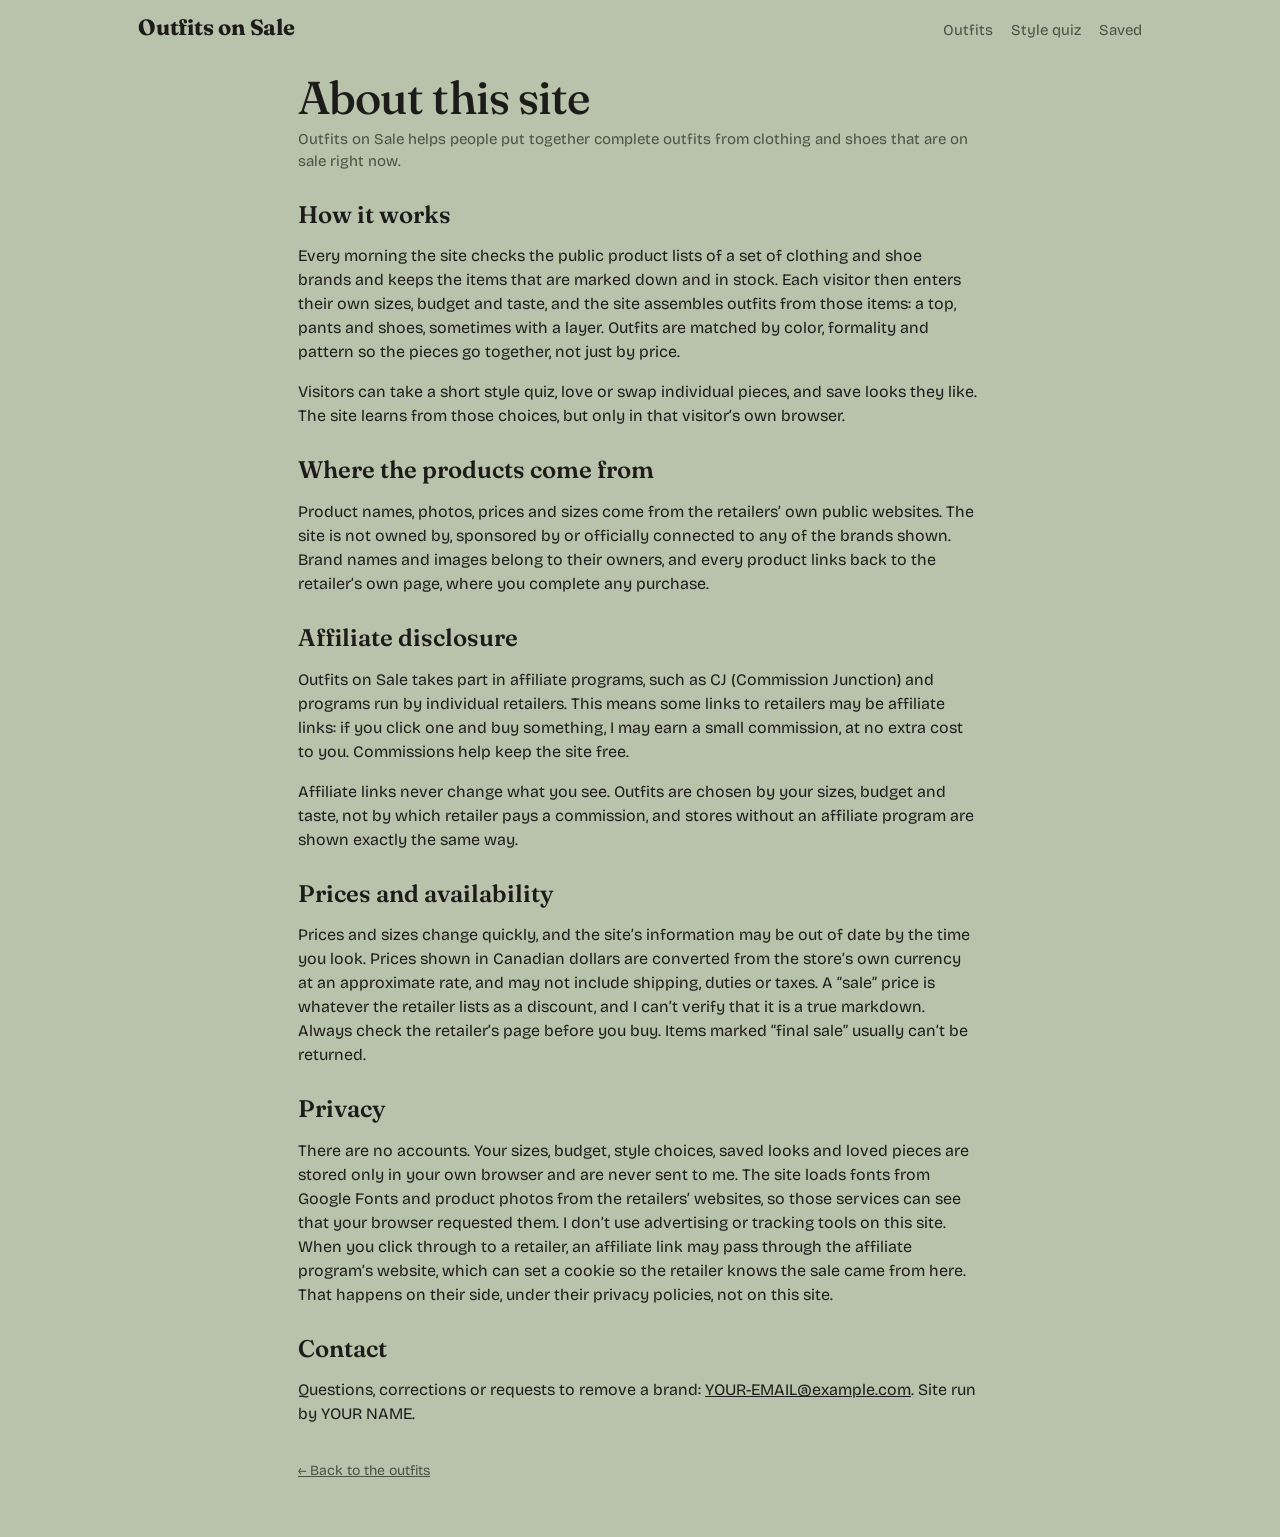
<file: about.html>
<!DOCTYPE html>
<html lang="en"><head>
<meta name='impact-site-verification' value='40dedc20-3281-4b48-90fd-a8295e4541ee'><meta charset="utf-8">
<link rel="icon" href="favicon.ico" sizes="any"><link rel="apple-touch-icon" href="apple-touch-icon.png"><meta name="theme-color" content="#b9c2ab">
<meta property="og:type" content="website"><meta property="og:site_name" content="Outfits on Sale"><link rel="canonical" href="https://outfitsonsale.ca/about.html"><meta property="og:url" content="https://outfitsonsale.ca/about.html">
<meta property="og:title" content="About and disclosure · Outfits on Sale"><meta property="og:description" content="How Outfits on Sale works, where its products come from, and how it handles affiliate links and privacy.">
<meta property="og:image" content="https://outfitsonsale.ca/og.png"><meta property="og:image:width" content="1200"><meta property="og:image:height" content="630"><meta property="og:image:alt" content="Outfits on Sale: a sweater, trousers and shoes put together as one outfit">
<meta name="twitter:card" content="summary_large_image">

<meta name="viewport" content="width=device-width, initial-scale=1, viewport-fit=cover">
<title>About and disclosure · Outfits on Sale</title>
<meta name="description" content="How Outfits on Sale works, where its products come from, and how it handles affiliate links and privacy.">
<link rel="stylesheet" href="https://fonts.googleapis.com/css2?family=Bricolage+Grotesque:wght@400;600&family=Fraunces:ital,wght@0,500;0,700;1,500&display=swap">
<link rel="stylesheet" href="style.css">
</head><body>
<header class="top"><a class="brand" href="outfits.html">Outfits on Sale</a><nav><a href="outfits.html">Outfits</a><a href="quiz.html">Style quiz</a><a href="saved.html">Saved</a></nav></header>
<main style="max-width:720px">
<h1>About this site</h1>
<p class="sub">Outfits on Sale helps people put together complete outfits from clothing and shoes that are on sale right now.</p>

<h2 style="margin-top:28px">How it works</h2>
<p>Every morning the site checks the public product lists of a set of clothing and shoe brands and keeps the items that are marked down and in stock. Each visitor then enters their own sizes, budget and taste, and the site assembles outfits from those items: a top, pants and shoes, sometimes with a layer. Outfits are matched by color, formality and pattern so the pieces go together, not just by price.</p>
<p>Visitors can take a short style quiz, love or swap individual pieces, and save looks they like. The site learns from those choices, but only in that visitor’s own browser.</p>

<h2 style="margin-top:28px">Where the products come from</h2>
<p>Product names, photos, prices and sizes come from the retailers’ own public websites. The site is not owned by, sponsored by or officially connected to any of the brands shown. Brand names and images belong to their owners, and every product links back to the retailer’s own page, where you complete any purchase.</p>

<h2 style="margin-top:28px">Affiliate disclosure</h2>
<p>Outfits on Sale takes part in affiliate programs, such as CJ (Commission Junction) and programs run by individual retailers. This means some links to retailers may be affiliate links: if you click one and buy something, I may earn a small commission, at no extra cost to you. Commissions help keep the site free.</p>
<p>Affiliate links never change what you see. Outfits are chosen by your sizes, budget and taste, not by which retailer pays a commission, and stores without an affiliate program are shown exactly the same way.</p>

<h2 style="margin-top:28px">Prices and availability</h2>
<p>Prices and sizes change quickly, and the site’s information may be out of date by the time you look. Prices shown in Canadian dollars are converted from the store’s own currency at an approximate rate, and may not include shipping, duties or taxes. A “sale” price is whatever the retailer lists as a discount, and I can’t verify that it is a true markdown. Always check the retailer’s page before you buy. Items marked “final sale” usually can’t be returned.</p>

<h2 style="margin-top:28px">Privacy</h2>
<p>There are no accounts. Your sizes, budget, style choices, saved looks and loved pieces are stored only in your own browser and are never sent to me. The site loads fonts from Google Fonts and product photos from the retailers’ websites, so those services can see that your browser requested them. I don’t use advertising or tracking tools on this site. When you click through to a retailer, an affiliate link may pass through the affiliate program’s website, which can set a cookie so the retailer knows the sale came from here. That happens on their side, under their privacy policies, not on this site.</p>

<h2 style="margin-top:28px">Contact</h2>
<p>Questions, corrections or requests to remove a brand: <a href="mailto:YOUR-EMAIL@example.com">YOUR-EMAIL@example.com</a>. Site run by YOUR NAME.</p>
<p class="foot"><a href="outfits.html">← Back to the outfits</a></p>
</main></body></html>
</file>
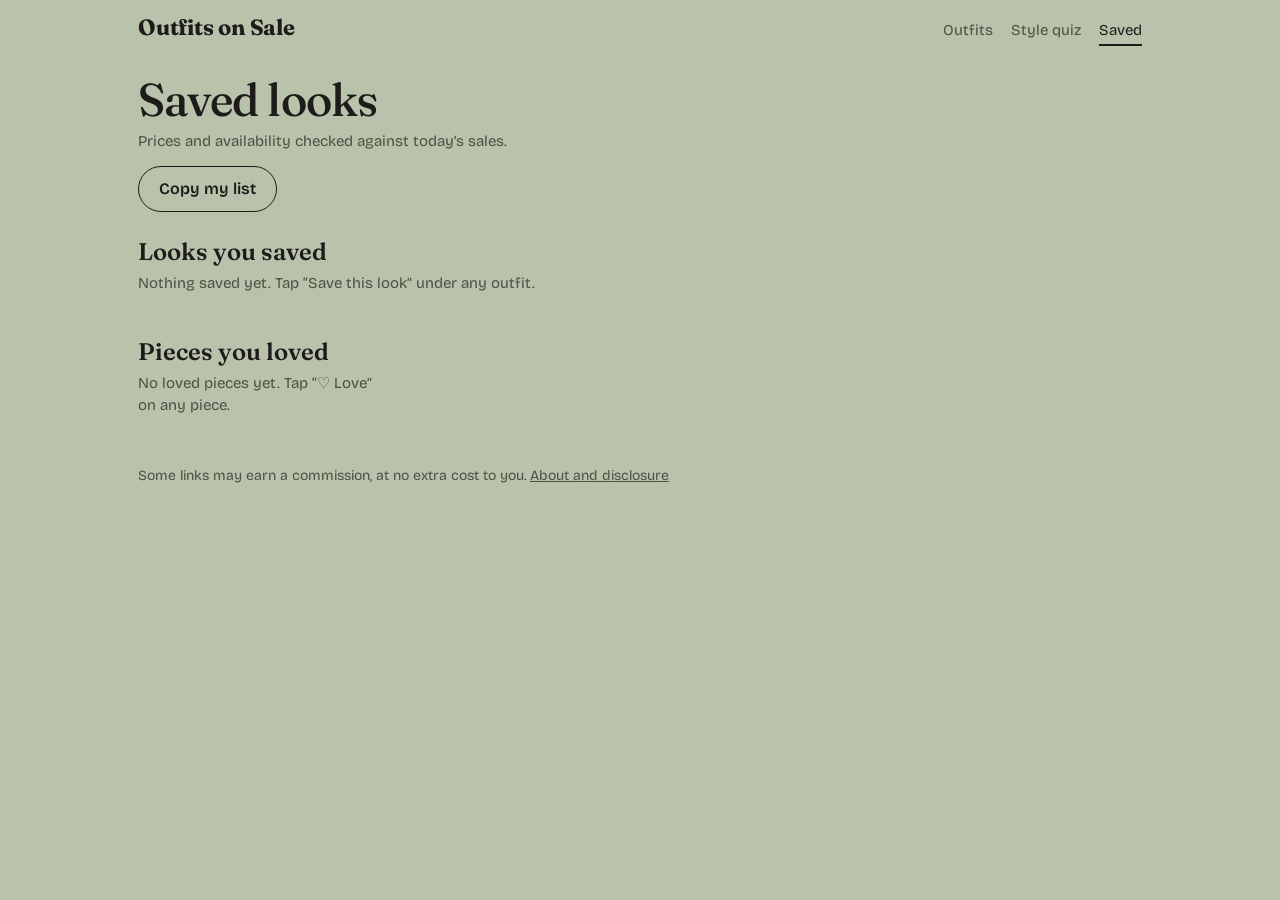
<file: saved.html>
<!DOCTYPE html>
<html lang="en"><head>
<meta name='impact-site-verification' value='40dedc20-3281-4b48-90fd-a8295e4541ee'><meta charset="utf-8"><meta name="robots" content="noindex">
<meta name="description" content="Complete men’s outfits from today’s sales, matched to your sizes, budget and style. About 100 stores, updated every morning. Free, no account.">
<link rel="icon" href="favicon.ico" sizes="any"><link rel="apple-touch-icon" href="apple-touch-icon.png"><meta name="theme-color" content="#b9c2ab">
<meta property="og:type" content="website"><meta property="og:site_name" content="Outfits on Sale"><meta property="og:url" content="https://outfitsonsale.ca/saved.html">
<meta property="og:title" content="Saved looks · Outfits on Sale"><meta property="og:description" content="Complete men’s outfits from today’s sales, matched to your sizes, budget and style. About 100 stores, updated every morning. Free, no account.">
<meta property="og:image" content="https://outfitsonsale.ca/og.png"><meta property="og:image:width" content="1200"><meta property="og:image:height" content="630"><meta property="og:image:alt" content="Outfits on Sale: a sweater, trousers and shoes put together as one outfit">
<meta name="twitter:card" content="summary_large_image">

<meta name="viewport" content="width=device-width, initial-scale=1, viewport-fit=cover">
<title>Saved looks · Outfits on Sale</title>
<link rel="stylesheet" href="https://fonts.googleapis.com/css2?family=Bricolage+Grotesque:wght@400;600&family=Fraunces:ital,wght@0,500;0,700;1,500&display=swap">
<link rel="stylesheet" href="style.css">
</head><body>
<header class="top"><a class="brand" href="outfits.html">Outfits on Sale</a><nav><a href="outfits.html">Outfits</a><a href="quiz.html">Style quiz</a><a href="saved.html" class="on">Saved</a></nav></header>
<main>
<h1>Saved looks</h1>
<p class="sub" id="meta">Everything you saved on this device.</p>
<div class="act"><button class="o" id="copy">Copy my list</button></div>
<h2 style="margin-top:26px">Looks you saved</h2>
<section id="looks"></section>
<h2 style="margin-top:30px">Pieces you loved</h2>
<section id="loved" class="pieces"></section>
<p class="foot">Some links may earn a commission, at no extra cost to you. <a href="about.html">About and disclosure</a></p>
</main>
<script>
const $=id=>document.getElementById(id);
const money=n=>'CAD '+Number(n).toFixed(2);
const esc=s=>String(s).replace(/[&<>"]/g,c=>({'&':'&amp;','<':'&lt;','>':'&gt;','"':'&quot;'}[c]));
const nice=s=>s===s.toUpperCase()?s.toLowerCase().replace(/(^|[\s\/-])\w/g,c=>c.toUpperCase()):s;
const LABEL={top:'Top',bottom:'Bottom',shoes:'Shoes',outerwear:'Layer'};
const get=(k,d)=>{try{return JSON.parse(localStorage.getItem(k)||d)}catch(e){return JSON.parse(d)}};
let CAT={};
const SLOT={2:{top:[2,2,47,96,0],bottom:[51,2,47,96,0]},
3:{top:[2,2,47,60,0],shoes:[2,64,47,34,0],outerwear:[2,64,47,34,0],bottom:[51,2,47,96,0]},
4:{outerwear:[2,2,47,31,0],top:[2,35,47,36,0],shoes:[2,73,47,25,0],bottom:[51,2,47,96,0]}};
function flat(parts){const S=SLOT[parts.length]||SLOT[3];
  return '<div class="board">'+parts.map(x=>{const s=S[x.kind]||[0,0,50,50,0];
    if(x.owned)return '<div class="slot own" style="left:'+s[0]+'%;top:'+s[1]+'%;width:'+s[2]+'%;height:'+s[3]+'%"><img src="'+esc(x.image)+'" alt="Your '+esc(x.title.toLowerCase())+'"><i class="yours">Yours</i></div>';
    return '<a class="slot" style="left:'+s[0]+'%;top:'+s[1]+'%;width:'+s[2]+'%;height:'+s[3]+'%;transform:rotate('+s[4]+'deg)" href="'+esc(x.url)+'" target="_blank" rel="noopener" title="'+esc(nice(x.title))+'"><img src="'+esc(img(x))+'" alt="'+esc(nice(x.title))+'" loading="lazy"></a>'}).join('')+'</div>'}

const IMG=u=>/cdn\.shopify\.com|\/cdn\/shop\//.test(u||'')&&!/[?&]width=/.test(u)?u+(u.includes('?')?'&':'?')+'width=600':u;  // phone-sized Shopify photos
const cur=x=>CAT[x.url];const img=x=>IMG(cur(x)?cur(x).image:x.image);
function look(s,n){const parts=s.parts;let tot=0,gone=0;
  const rows=parts.map(x=>{if(x.owned)return '<li class="mine"><div><span>'+LABEL[x.kind]+' · Yours</span>'+esc(x.title)+'<em>From your wardrobe</em></div><b></b></li>';const c=cur(x);if(c)tot+=c.price_cad;else gone++;
    return '<li><div><span>'+LABEL[x.kind]+' · '+esc(x.store)+'</span><a href="'+esc(x.url)+'" target="_blank" rel="noopener">'+esc(nice(x.title))+'</a><em class="'+(c?'':'gone')+'">'+(c?'On sale now':'No longer in the sale list')+'</em></div><b>'+money(c?c.price_cad:x.price_cad)+'</b></li>'}).join('');
  return '<article class="outfit">'+flat(parts)+'<ul>'+rows+'</ul><p class="tot">'+money(tot)+(gone?' <span class="gone">· '+gone+' piece'+(gone>1?'s':'')+' gone</span>':'')+'</p><div class="pc"><button type="button" class="pb rm" data-n="'+n+'">Remove</button></div></article>'}
function piece(x){const c=cur(x)||x,on=!!cur(x);
  return '<div class="pcard"><a href="'+esc(x.url)+'" target="_blank" rel="noopener"><img src="'+esc(IMG(c.image))+'" alt=""></a><p><a href="'+esc(x.url)+'" target="_blank" rel="noopener">'+esc(nice(x.title))+'</a></p><p class="sub">'+esc(x.store)+' · '+money(c.price_cad)+(on?'':' · <span class="gone">gone</span>')+'</p><button type="button" class="pb rp" data-u="'+esc(x.url)+'">Remove</button></div>'}
function draw(){const L=get('saved','[]'),P=get('pieces','{}'),lk=(get('profile','{}').liked||[]);
  $('looks').innerHTML=L.length?L.map(look).join(''):'<p class="sub">Nothing saved yet. Tap “Save this look” under any outfit.</p>';
  $('looks').className=L.length?'grid2':'';
  const items=lk.map(u=>P[u]||(CAT[u]&&{kind:CAT[u].kind,store:CAT[u].store,title:CAT[u].title,url:u,image:CAT[u].image,price_cad:CAT[u].price_cad})).filter(Boolean);
  $('loved').innerHTML=items.length?items.map(piece).join(''):'<p class="sub">No loved pieces yet. Tap “♡ Love” on any piece.</p>'}
$('looks').onclick=e=>{const b=e.target.closest('.rm');if(!b)return;const L=get('saved','[]');L.splice(+b.dataset.n,1);localStorage.setItem('saved',JSON.stringify(L));draw()};
$('loved').onclick=e=>{const b=e.target.closest('.rp');if(!b)return;const p=get('profile','{}'),P=get('pieces','{}');p.liked=(p.liked||[]).filter(u=>u!==b.dataset.u);delete P[b.dataset.u];
  localStorage.setItem('profile',JSON.stringify(p));localStorage.setItem('pieces',JSON.stringify(P));draw()};
$('copy').onclick=()=>{const L=get('saved','[]');const t=L.map((s,i)=>'Look '+(i+1)+'\n'+s.parts.map(x=>x.owned?'- '+x.title+' (yours)':'- '+nice(x.title)+' ('+x.store+', '+money((cur(x)||x).price_cad)+') '+x.url).join('\n')).join('\n\n');
  try{navigator.clipboard.writeText(t);$('copy').textContent='Copied'}catch(e){prompt('Copy your list',t)}};
draw();
fetch('data/catalog.json?'+Date.now()).then(r=>r.json()).then(c=>{c.items.forEach(i=>CAT[i.url]=i);$('meta').textContent='Prices and availability checked against today’s sales.';draw()}).catch(()=>{});
</script></body></html>
</file>
<file: style.css>
:root{--bg:#b9c2ab;--card:#fffdf9;--ink:#1d1c1a;--mut:#4b5144;--line:#cdd3c0;--accent:#4f5d2f;--yes:#3f6b4a;--no:#9a3b2e;--board:#f3efe6;box-sizing:border-box;padding-top:env(safe-area-inset-top,0px);padding-bottom:env(safe-area-inset-bottom,0px)}
@media (prefers-color-scheme:dark){:root:not([data-theme="light"]){--bg:#151412;--card:#201e1b;--ink:#f1ede4;--mut:#a59f92;--line:#34302a;--accent:#b9c88a;--yes:#8fcf9b;--no:#ee9a8a}}
:root[data-theme="dark"]{--bg:#151412;--card:#201e1b;--ink:#f1ede4;--mut:#a59f92;--line:#34302a;--accent:#b9c88a;--yes:#8fcf9b;--no:#ee9a8a}
*,*::before,*::after{box-sizing:inherit}
body{margin:0;background:var(--bg);color:var(--ink);font:400 16px/1.5 "Bricolage Grotesque",system-ui,-apple-system,"Segoe UI",sans-serif}
main{max-width:1040px;margin:0 auto;padding:8px 18px 56px}
a{color:var(--ink)}
.top{max-width:1040px;margin:0 auto;padding:16px 18px 0;display:flex;justify-content:space-between;align-items:baseline;gap:12px;flex-wrap:wrap}
.brand{font:700 22px/1 Fraunces,Georgia,serif;text-decoration:none;letter-spacing:-.01em}
.top nav{display:flex;gap:18px;font-size:15px}.top nav a{color:var(--mut);text-decoration:none;padding-bottom:2px}.top nav a.on{color:var(--ink);border-bottom:2px solid var(--ink)}
h1{font:500 clamp(30px,6vw,46px)/1.05 Fraunces,Georgia,serif;letter-spacing:-.02em;margin:22px 0 6px}
h2{font:600 24px/1.15 Fraunces,Georgia,serif;margin:6px 0}
.sub{color:var(--mut);margin:0 0 14px;font-size:15px}
button,.btn{font:inherit;cursor:pointer;border-radius:999px;padding:10px 20px;font-weight:600;border:1px solid var(--ink);background:var(--ink);color:var(--bg);text-decoration:none;display:inline-block}
button.o,.btn.o{background:transparent;color:var(--ink)}
button:focus-visible,input:focus-visible,summary:focus-visible,a:focus-visible{outline:3px solid var(--accent);outline-offset:2px}
.act{display:flex;gap:10px;flex-wrap:wrap;margin-top:14px}
details{background:var(--card);border:1px solid var(--line);border-radius:18px;padding:14px 16px;margin:14px 0 18px}
summary{cursor:pointer;font-weight:600}
.grid{display:grid;grid-template-columns:repeat(auto-fit,minmax(150px,1fr));gap:12px;margin:14px 0}
label{display:flex;flex-direction:column;font-size:13px;color:var(--mut);gap:5px}.wide{grid-column:1/-1}
input{font:inherit;color:var(--ink);background:var(--bg);border:1px solid var(--line);border-radius:12px;padding:10px 12px}
details.adv{border:0;padding:0;margin:4px 0;background:transparent}
.chips{display:flex;flex-wrap:wrap;gap:6px}
.chip{font:inherit;font-size:13px;border-radius:999px;padding:4px 12px;border:1px solid var(--line);background:transparent;color:var(--mut);cursor:pointer;font-weight:400}.chip.on{border-color:var(--ink);color:var(--ink);font-weight:600}
#feed{display:grid;grid-template-columns:1fr;gap:26px}
.grid2{display:grid;grid-template-columns:repeat(2,minmax(0,1fr));gap:26px;align-items:start}
@media (max-width:680px){.grid2{grid-template-columns:1fr}.pieces{grid-template-columns:repeat(2,minmax(0,1fr))!important}}
/* one outfit per row: big flat-lay on the left, the pieces and buttons on the right */
@media (min-width:760px){
 .outfit{display:grid;grid-template-columns:minmax(0,640px) minmax(260px,1fr);grid-template-rows:repeat(5,auto) 1fr;column-gap:26px;align-items:start}
 .outfit>.board{grid-row:1/span 6}
 .outfit>:not(.board){grid-column:2}
 .outfit>ul{margin-top:0}
 .outfit li{font-size:15px}
}
#looks{display:grid;gap:26px}
.outfit{background:var(--card);border:1px solid var(--line);border-radius:22px;padding:16px;box-shadow:0 1px 2px rgba(60,45,20,.06),0 10px 28px rgba(60,45,20,.10)}
.vibe{font:italic 500 19px/1.2 Fraunces,Georgia,serif;margin:2px 4px 10px;text-transform:capitalize}
.board{position:relative;aspect-ratio:4/5;background:var(--board);border-radius:14px;overflow:hidden}
.slot{position:absolute;display:block;transition:transform .15s}.slot:hover{z-index:3}
.slot img{width:100%;height:100%;object-fit:contain;mix-blend-mode:multiply;display:block}
ul{list-style:none;margin:12px 2px 2px;padding:0}
li{display:grid;grid-template-columns:1fr auto;gap:2px 12px;padding:10px 0;border-top:1px solid var(--line);font-size:14px}
li span{font-size:11px;letter-spacing:.08em;text-transform:uppercase;color:var(--mut);display:block}
li em{font-style:normal;font-size:12px;color:var(--mut);display:block}
.fs{font-style:normal;font-size:11px;color:var(--no);border:1px solid var(--no);border-radius:5px;padding:0 5px;margin-left:6px}
.pc{grid-column:1/-1;display:flex;gap:8px;margin-top:6px}
.pb{padding:3px 12px;font-size:12px;background:transparent;color:var(--ink);border-color:var(--line);font-weight:500}.pb.on{border-color:var(--yes);color:var(--yes)}
.tot{font-weight:600;margin:10px 4px 2px}.tot s{color:var(--mut);font-weight:400;margin:0 6px}
.bar{height:4px;background:var(--line);border-radius:2px;overflow:hidden;margin:6px 0 16px}.bar i{display:block;height:100%;width:0;background:var(--accent);transition:width .2s}
.pair{display:grid;grid-template-columns:1fr 1fr;gap:12px;max-width:620px}
.pick{font:inherit;color:var(--ink);text-align:left;background:var(--card);border:1px solid var(--line);border-radius:18px;padding:10px;font-weight:400}
.pick img{width:100%;aspect-ratio:4/5;object-fit:cover;border-radius:12px;background:var(--board);display:block}
.pick span{display:block;font-size:14px;margin-top:8px;min-height:2.8em}.pick:hover{border-color:var(--ink)}
.chips.l .tag,.chips.a .tag{border-radius:999px;padding:4px 12px;font-weight:600;font-size:14px;border:1px solid}
.l .tag{color:var(--yes);border-color:var(--yes)}.a .tag{color:var(--no);border-color:var(--no)}
@media (prefers-reduced-motion:reduce){*{transition:none!important}}
.pieces{display:grid;grid-template-columns:repeat(4,minmax(0,1fr));gap:14px}.pcard{background:var(--card);border:1px solid var(--line);border-radius:16px;padding:10px;font-size:14px}.pcard img{width:100%;aspect-ratio:4/5;object-fit:contain;background:var(--board);border-radius:10px;display:block}.pcard p{margin:8px 2px 2px}.gone{color:var(--no)}
.foot{margin:34px 0 0;font-size:14px;color:var(--mut)}.foot a{color:var(--mut)}
main p{max-width:68ch}

/* welcome card, "Your style" line, swap reasons, toast */
.welcome{background:var(--card);border:1px solid var(--line);border-radius:18px;padding:16px 18px;margin:14px 0 18px}
.wrow{margin:12px 0}.wrow b{display:block;font-size:14px;margin-bottom:6px}
.wrow input[type=range]{width:min(100%,360px);padding:0;border:0;background:transparent;accent-color:var(--accent)}
.tog{flex-direction:row;align-items:center;gap:8px;font-size:15px;color:var(--ink)}.tog input{width:18px;height:18px;accent-color:var(--accent)}
#mystyle{line-height:1.7}
.lnk{background:none;border:0;padding:0;color:var(--ink);text-decoration:underline;font:inherit;font-weight:400;border-radius:0}
.pc{flex-wrap:wrap}.why{font-size:12px;color:var(--mut);width:100%}
.rs{font-size:12px}
#toast{position:fixed;left:50%;bottom:calc(18px + env(safe-area-inset-bottom,0px));transform:translateX(-50%);background:var(--ink);color:var(--bg);padding:10px 16px;border-radius:999px;font-size:14px;z-index:20;max-width:calc(100% - 32px);text-align:center;box-shadow:0 6px 20px rgba(0,0,0,.2)}
[hidden]{display:none!important}

/* "My wardrobe": pieces you own, drawn as simple shapes */
.dot{display:inline-block;width:11px;height:11px;border-radius:50%;margin-right:6px;vertical-align:-1px;border:1px solid rgba(0,0,0,.25)}
#own_types,#own_cols{margin-top:8px}
.slot.own .yours{position:absolute;left:4px;bottom:4px;font:600 11px/1 "Bricolage Grotesque",system-ui,sans-serif;font-style:normal;letter-spacing:.06em;text-transform:uppercase;background:var(--card);color:var(--ink);border:1px solid var(--line);border-radius:999px;padding:3px 8px}
li.mine{color:var(--mut)}
#onlywrap{margin:4px 0 0}
.fwhy{font-size:13px;color:var(--mut);margin:-6px 4px 6px}
/* first-visit sample outfits: same cards as the feed, without the buttons */
#preview{margin:8px 0 18px}#preview h2{margin-bottom:2px}
#pfeed{display:grid;grid-template-columns:1fr;gap:26px;margin-top:10px}
#pfeed .pc{display:none}
</file>
